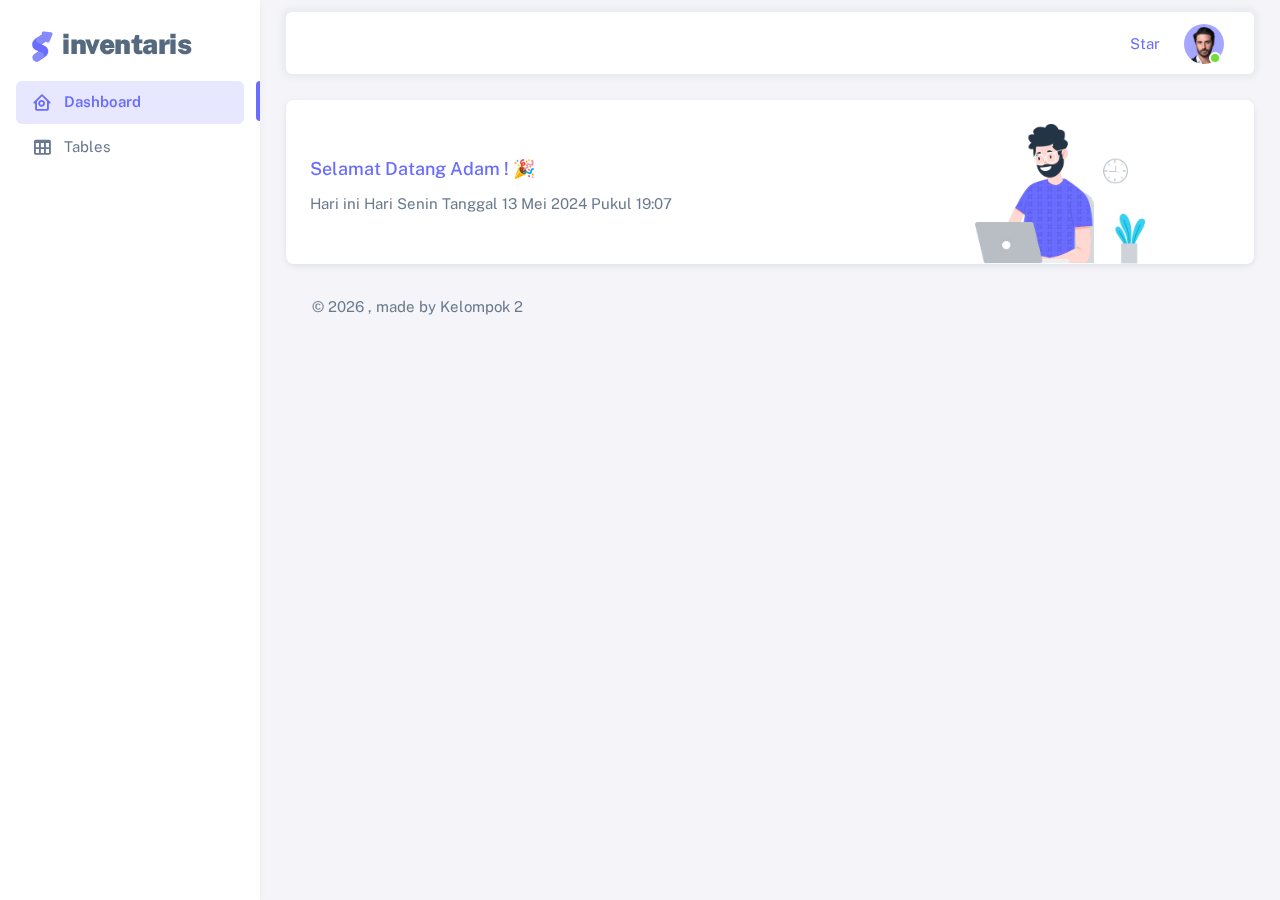
<file: html/index.html>
<!DOCTYPE html>

<!-- beautify ignore:start -->
<html
  lang="en"
  class="light-style layout-menu-fixed"
  dir="ltr"
  data-theme="theme-default"
  data-assets-path="../assets/"
  data-template="vertical-menu-template-free"
>
  <head>
    <meta charset="utf-8" />
    <meta
      name="viewport"
      content="width=device-width, initial-scale=1.0, user-scalable=no, minimum-scale=1.0, maximum-scale=1.0"
    />

    <title>Inventaris</title>

    <meta name="description" content="" />

    <!-- Favicon -->
    <link rel="icon" type="image/x-icon" href="../assets/img/favicon/favicon.ico" />

    <!-- Fonts -->
    <link rel="preconnect" href="https://fonts.googleapis.com" />
    <link rel="preconnect" href="https://fonts.gstatic.com" crossorigin />
    <link
      href="https://fonts.googleapis.com/css2?family=Public+Sans:ital,wght@0,300;0,400;0,500;0,600;0,700;1,300;1,400;1,500;1,600;1,700&display=swap"
      rel="stylesheet"
    />

    <!-- Icons. Uncomment required icon fonts -->
    <link rel="stylesheet" href="../assets/vendor/fonts/boxicons.css" />

    <!-- Core CSS -->
    <link rel="stylesheet" href="../assets/vendor/css/core.css" class="template-customizer-core-css" />
    <link rel="stylesheet" href="../assets/vendor/css/theme-default.css" class="template-customizer-theme-css" />
    <link rel="stylesheet" href="../assets/css/demo.css" />

    <!-- Vendors CSS -->
    <link rel="stylesheet" href="../assets/vendor/libs/perfect-scrollbar/perfect-scrollbar.css" />

    <link rel="stylesheet" href="../assets/vendor/libs/apex-charts/apex-charts.css" />

    <!-- Page CSS -->

    <!-- Helpers -->
    <script src="../assets/vendor/js/helpers.js"></script>

    <!--! Template customizer & Theme config files MUST be included after core stylesheets and helpers.js in the <head> section -->
    <!--? Config:  Mandatory theme config file contain global vars & default theme options, Set your preferred theme option in this file.  -->
    <script src="../assets/js/config.js"></script>
  </head>

  <body>
    <!-- Layout wrapper -->
    <div class="layout-wrapper layout-content-navbar">
      <div class="layout-container">
        <!-- Menu -->

        <aside id="layout-menu" class="layout-menu menu-vertical menu bg-menu-theme">
          <div class="app-brand demo">
            <a href="index.html" class="app-brand-link">
              <span class="app-brand-logo demo">
                <svg
                  width="25"
                  viewBox="0 0 25 42"
                  version="1.1"
                  xmlns="http://www.w3.org/2000/svg"
                  xmlns:xlink="http://www.w3.org/1999/xlink"
                >
                  <defs>
                    <path
                      d="M13.7918663,0.358365126 L3.39788168,7.44174259 C0.566865006,9.69408886 -0.379795268,12.4788597 0.557900856,15.7960551 C0.68998853,16.2305145 1.09562888,17.7872135 3.12357076,19.2293357 C3.8146334,19.7207684 5.32369333,20.3834223 7.65075054,21.2172976 L7.59773219,21.2525164 L2.63468769,24.5493413 C0.445452254,26.3002124 0.0884951797,28.5083815 1.56381646,31.1738486 C2.83770406,32.8170431 5.20850219,33.2640127 7.09180128,32.5391577 C8.347334,32.0559211 11.4559176,30.0011079 16.4175519,26.3747182 C18.0338572,24.4997857 18.6973423,22.4544883 18.4080071,20.2388261 C17.963753,17.5346866 16.1776345,15.5799961 13.0496516,14.3747546 L10.9194936,13.4715819 L18.6192054,7.984237 L13.7918663,0.358365126 Z"
                      id="path-1"
                    ></path>
                    <path
                      d="M5.47320593,6.00457225 C4.05321814,8.216144 4.36334763,10.0722806 6.40359441,11.5729822 C8.61520715,12.571656 10.0999176,13.2171421 10.8577257,13.5094407 L15.5088241,14.433041 L18.6192054,7.984237 C15.5364148,3.11535317 13.9273018,0.573395879 13.7918663,0.358365126 C13.5790555,0.511491653 10.8061687,2.3935607 5.47320593,6.00457225 Z"
                      id="path-3"
                    ></path>
                    <path
                      d="M7.50063644,21.2294429 L12.3234468,23.3159332 C14.1688022,24.7579751 14.397098,26.4880487 13.008334,28.506154 C11.6195701,30.5242593 10.3099883,31.790241 9.07958868,32.3040991 C5.78142938,33.4346997 4.13234973,34 4.13234973,34 C4.13234973,34 2.75489982,33.0538207 2.37032616e-14,31.1614621 C-0.55822714,27.8186216 -0.55822714,26.0572515 -4.05231404e-15,25.8773518 C0.83734071,25.6075023 2.77988457,22.8248993 3.3049379,22.52991 C3.65497346,22.3332504 5.05353963,21.8997614 7.50063644,21.2294429 Z"
                      id="path-4"
                    ></path>
                    <path
                      d="M20.6,7.13333333 L25.6,13.8 C26.2627417,14.6836556 26.0836556,15.9372583 25.2,16.6 C24.8538077,16.8596443 24.4327404,17 24,17 L14,17 C12.8954305,17 12,16.1045695 12,15 C12,14.5672596 12.1403557,14.1461923 12.4,13.8 L17.4,7.13333333 C18.0627417,6.24967773 19.3163444,6.07059163 20.2,6.73333333 C20.3516113,6.84704183 20.4862915,6.981722 20.6,7.13333333 Z"
                      id="path-5"
                    ></path>
                  </defs>
                  <g id="g-app-brand" stroke="none" stroke-width="1" fill="none" fill-rule="evenodd">
                    <g id="Brand-Logo" transform="translate(-27.000000, -15.000000)">
                      <g id="Icon" transform="translate(27.000000, 15.000000)">
                        <g id="Mask" transform="translate(0.000000, 8.000000)">
                          <mask id="mask-2" fill="white">
                            <use xlink:href="#path-1"></use>
                          </mask>
                          <use fill="#696cff" xlink:href="#path-1"></use>
                          <g id="Path-3" mask="url(#mask-2)">
                            <use fill="#696cff" xlink:href="#path-3"></use>
                            <use fill-opacity="0.2" fill="#FFFFFF" xlink:href="#path-3"></use>
                          </g>
                          <g id="Path-4" mask="url(#mask-2)">
                            <use fill="#696cff" xlink:href="#path-4"></use>
                            <use fill-opacity="0.2" fill="#FFFFFF" xlink:href="#path-4"></use>
                          </g>
                        </g>
                        <g
                          id="Triangle"
                          transform="translate(19.000000, 11.000000) rotate(-300.000000) translate(-19.000000, -11.000000) "
                        >
                          <use fill="#696cff" xlink:href="#path-5"></use>
                          <use fill-opacity="0.2" fill="#FFFFFF" xlink:href="#path-5"></use>
                        </g>
                      </g>
                    </g>
                  </g>
                </svg>
              </span>
              <span class="app-brand-text demo menu-text fw-bolder ms-2">Inventaris</span>
            </a>

            <a href="javascript:void(0);" class="layout-menu-toggle menu-link text-large ms-auto d-block d-xl-none">
              <i class="bx bx-chevron-left bx-sm align-middle"></i>
            </a>
          </div>

          <div class="menu-inner-shadow"></div>

          <ul class="menu-inner py-1">
            <!-- Dashboard -->
            <li class="menu-item active">
              <a href="index.html" class="menu-link">
                <i class="menu-icon tf-icons bx bx-home-circle"></i>
                <div data-i18n="Analytics">Dashboard</div>
              </a>
            </li>

            <!-- Tables -->
            <li class="menu-item">
              <a href="tables-basic.html" class="menu-link">
                <i class="menu-icon tf-icons bx bx-table"></i>
                <div data-i18n="Tables">Tables</div>
              </a>
            </li>         
          </ul>
        </aside>

        <!-- Layout container -->
        <div class="layout-page">
          <!-- Navbar -->

          <nav
            class="layout-navbar container-xxl navbar navbar-expand-xl navbar-detached align-items-center bg-navbar-theme"
            id="layout-navbar"
          >
            <div class="layout-menu-toggle navbar-nav align-items-xl-center me-3 me-xl-0 d-xl-none">
              <a class="nav-item nav-link px-0 me-xl-4" href="javascript:void(0)">
                <i class="bx bx-menu bx-sm"></i>
              </a>
            </div>

            <div class="navbar-nav-right d-flex align-items-center" id="navbar-collapse">
              

              <ul class="navbar-nav flex-row align-items-center ms-auto">
                <!-- Place this tag where you want the button to render. -->
                <li class="nav-item lh-1 me-3">
                  <a
                    class="github-button"
                    href="https://github.com/themeselection/sneat-html-admin-template-free"
                    data-icon="octicon-star"
                    data-size="large"
                    data-show-count="true"
                    aria-label="Star themeselection/sneat-html-admin-template-free on GitHub"
                  > Star</a>
                </li>

                <!-- User -->
                <li class="nav-item navbar-dropdown dropdown-user dropdown">
                  <a class="nav-link dropdown-toggle hide-arrow" href="javascript:void(0);" data-bs-toggle="dropdown">
                    <div class="avatar avatar-online">
                      <img src="../assets/img/avatars/1.png" alt class="w-px-40 h-auto rounded-circle" />
                    </div>
                  </a>
                  <ul class="dropdown-menu dropdown-menu-end">
                    <li>
                      <a class="dropdown-item" href="#">
                        <div class="d-flex">
                          <div class="flex-shrink-0 me-3">
                            <div class="avatar avatar-online">
                              <img src="../assets/img/avatars/1.png" alt class="w-px-40 h-auto rounded-circle" />
                            </div>
                          </div>
                          <div class="flex-grow-1">
                            <span class="fw-semibold d-block">John Doe</span>
                            <small class="text-muted">Admin</small>
                          </div>
                        </div>
                      </a>
                    </li>
                    <li>
                      <div class="dropdown-divider"></div>
                    </li>
                    <li>
                      <a class="dropdown-item" href="#">
                        <i class="bx bx-user me-2"></i>
                        <span class="align-middle">My Profile</span>
                      </a>
                    </li>
                    <li>
                      <a class="dropdown-item" href="#">
                        <i class="bx bx-cog me-2"></i>
                        <span class="align-middle">Settings</span>
                      </a>
                    </li>
                    <li>
                      <a class="dropdown-item" href="#">
                        <span class="d-flex align-items-center align-middle">
                          <i class="flex-shrink-0 bx bx-credit-card me-2"></i>
                          <span class="flex-grow-1 align-middle">Billing</span>
                          <span class="flex-shrink-0 badge badge-center rounded-pill bg-danger w-px-20 h-px-20">4</span>
                        </span>
                      </a>
                    </li>
                    <li>
                      <div class="dropdown-divider"></div>
                    </li>
                    <li>
                      <a class="dropdown-item" href="auth-login-basic.html">
                        <i class="bx bx-power-off me-2"></i>
                        <span class="align-middle">Log Out</span>
                      </a>
                    </li>
                  </ul>
                </li>
                <!--/ User -->
              </ul>
            </div>
          </nav>

          <!-- / Navbar -->

          <!-- Content wrapper -->
          <div class="content-wrapper">
            <!-- Content -->

            <div class="container-xxl flex-grow-1 container-p-y">
              <div class="row">
                <div class="col-lg-100 mb-4 order-0">
                  <div class="card">
                    <div class="d-flex align-items-end row">
                      <div class="col-sm-7">
                        <div class="card-body">
                          <h5 class="card-title text-primary">Selamat Datang Adam ! 🎉</h5>
                          <p class="mb-4">
                            Hari ini Hari Senin Tanggal 13 Mei 2024 Pukul 19:07
                          </p>

                        </div>
                      </div>
                      <div class="col-sm-5 text-center text-sm-left">
                        <div class="card-body pb-0 px-0 px-md-4">
                          <img
                            src="../assets/img/illustrations/man-with-laptop-light.png"
                            height="140"
                            alt="View Badge User"
                            data-app-dark-img="illustrations/man-with-laptop-dark.png"
                            data-app-light-img="illustrations/man-with-laptop-light.png"
                          />
                        </div>
                      </div>
                    </div>
                  </div>
                </div>
            <!-- / Content -->

            <!-- Footer -->
            <footer class="content-footer footer bg-footer-theme">
              <div class="container-xxl d-flex flex-wrap justify-content-between py-2 flex-md-row flex-column">
                <div class="mb-2 mb-md-0">
                  ©
                  <script>
                    document.write(new Date().getFullYear());
                  </script>
                  , made by Kelompok 2
                </div>
              </div>
            </footer>
            <!-- / Footer -->

            <div class="content-backdrop fade"></div>
          </div>
          <!-- Content wrapper -->
        </div>
        <!-- / Layout page -->
      </div>

      <!-- Overlay -->
      <div class="layout-overlay layout-menu-toggle"></div>
    </div>
   
    <!-- Core JS -->
    <!-- build:js assets/vendor/js/core.js -->
    <script src="../assets/vendor/libs/jquery/jquery.js"></script>
    <script src="../assets/vendor/libs/popper/popper.js"></script>
    <script src="../assets/vendor/js/bootstrap.js"></script>
    <script src="../assets/vendor/libs/perfect-scrollbar/perfect-scrollbar.js"></script>

    <script src="../assets/vendor/js/menu.js"></script>
    <!-- endbuild -->

    <!-- Vendors JS -->
    <script src="../assets/vendor/libs/apex-charts/apexcharts.js"></script>

    <!-- Main JS -->
    <script src="../assets/js/main.js"></script>

    <!-- Page JS -->
    <script src="../assets/js/dashboards-analytics.js"></script>

    <!-- Place this tag in your head or just before your close body tag. -->
    <script async defer src="https://buttons.github.io/buttons.js"></script>
  </body>
</html>
</file>
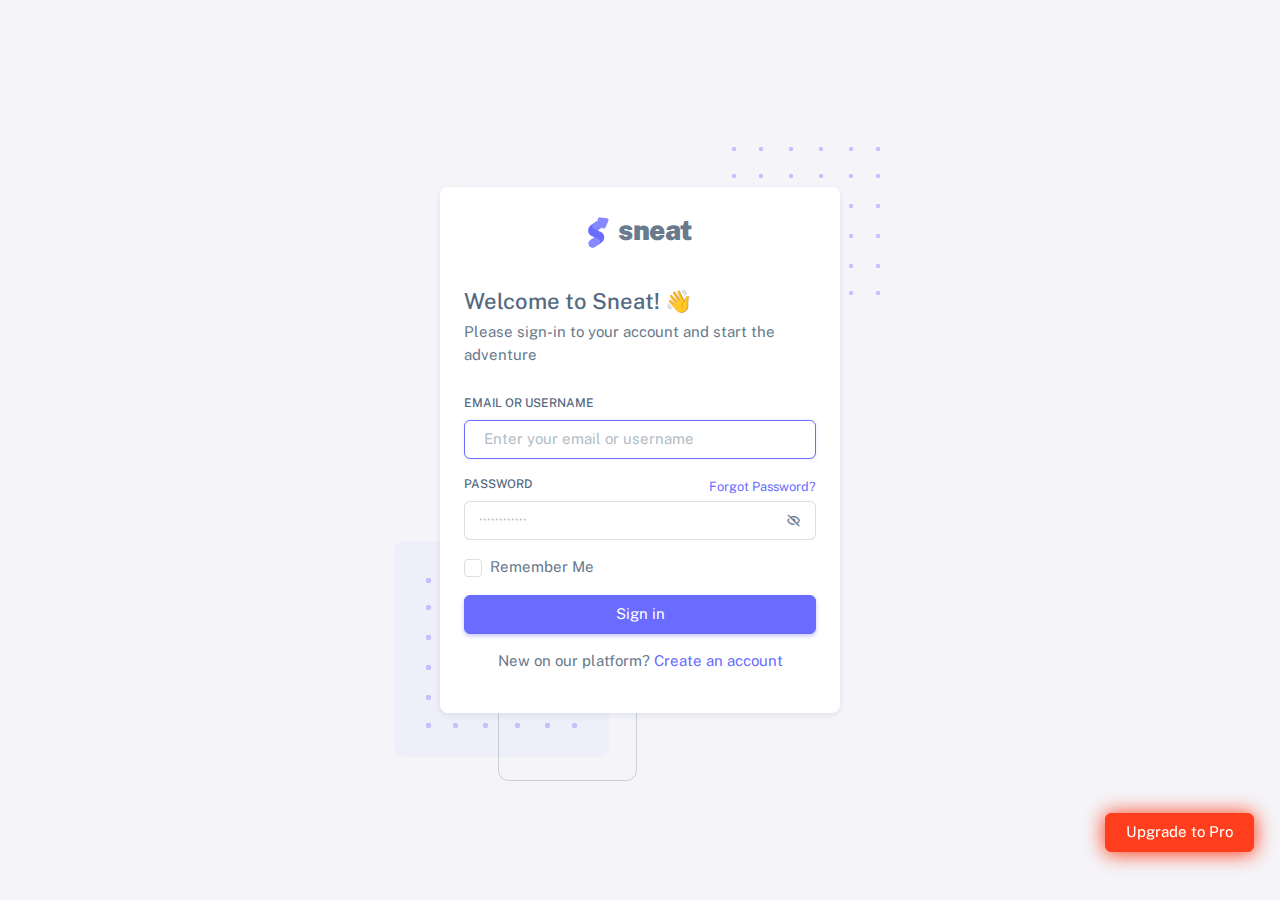
<file: html/auth-login-basic.html>
<!DOCTYPE html>

<!-- =========================================================
* Sneat - Bootstrap 5 HTML Admin Template - Pro | v1.0.0
==============================================================

* Product Page: https://themeselection.com/products/sneat-bootstrap-html-admin-template/
* Created by: ThemeSelection
* License: You must have a valid license purchased in order to legally use the theme for your project.
* Copyright ThemeSelection (https://themeselection.com)

=========================================================
 -->
<!-- beautify ignore:start -->
<html
  lang="en"
  class="light-style customizer-hide"
  dir="ltr"
  data-theme="theme-default"
  data-assets-path="../assets/"
  data-template="vertical-menu-template-free"
>
  <head>
    <meta charset="utf-8" />
    <meta
      name="viewport"
      content="width=device-width, initial-scale=1.0, user-scalable=no, minimum-scale=1.0, maximum-scale=1.0"
    />

    <title>Login Basic - Pages | Sneat - Bootstrap 5 HTML Admin Template - Pro</title>

    <meta name="description" content="" />

    <!-- Favicon -->
    <link rel="icon" type="image/x-icon" href="../assets/img/favicon/favicon.ico" />

    <!-- Fonts -->
    <link rel="preconnect" href="https://fonts.googleapis.com" />
    <link rel="preconnect" href="https://fonts.gstatic.com" crossorigin />
    <link
      href="https://fonts.googleapis.com/css2?family=Public+Sans:ital,wght@0,300;0,400;0,500;0,600;0,700;1,300;1,400;1,500;1,600;1,700&display=swap"
      rel="stylesheet"
    />

    <!-- Icons. Uncomment required icon fonts -->
    <link rel="stylesheet" href="../assets/vendor/fonts/boxicons.css" />

    <!-- Core CSS -->
    <link rel="stylesheet" href="../assets/vendor/css/core.css" class="template-customizer-core-css" />
    <link rel="stylesheet" href="../assets/vendor/css/theme-default.css" class="template-customizer-theme-css" />
    <link rel="stylesheet" href="../assets/css/demo.css" />

    <!-- Vendors CSS -->
    <link rel="stylesheet" href="../assets/vendor/libs/perfect-scrollbar/perfect-scrollbar.css" />

    <!-- Page CSS -->
    <!-- Page -->
    <link rel="stylesheet" href="../assets/vendor/css/pages/page-auth.css" />
    <!-- Helpers -->
    <script src="../assets/vendor/js/helpers.js"></script>

    <!--! Template customizer & Theme config files MUST be included after core stylesheets and helpers.js in the <head> section -->
    <!--? Config:  Mandatory theme config file contain global vars & default theme options, Set your preferred theme option in this file.  -->
    <script src="../assets/js/config.js"></script>
  </head>

  <body>
    <!-- Content -->

    <div class="container-xxl">
      <div class="authentication-wrapper authentication-basic container-p-y">
        <div class="authentication-inner">
          <!-- Register -->
          <div class="card">
            <div class="card-body">
              <!-- Logo -->
              <div class="app-brand justify-content-center">
                <a href="index.html" class="app-brand-link gap-2">
                  <span class="app-brand-logo demo">
                    <svg
                      width="25"
                      viewBox="0 0 25 42"
                      version="1.1"
                      xmlns="http://www.w3.org/2000/svg"
                      xmlns:xlink="http://www.w3.org/1999/xlink"
                    >
                      <defs>
                        <path
                          d="M13.7918663,0.358365126 L3.39788168,7.44174259 C0.566865006,9.69408886 -0.379795268,12.4788597 0.557900856,15.7960551 C0.68998853,16.2305145 1.09562888,17.7872135 3.12357076,19.2293357 C3.8146334,19.7207684 5.32369333,20.3834223 7.65075054,21.2172976 L7.59773219,21.2525164 L2.63468769,24.5493413 C0.445452254,26.3002124 0.0884951797,28.5083815 1.56381646,31.1738486 C2.83770406,32.8170431 5.20850219,33.2640127 7.09180128,32.5391577 C8.347334,32.0559211 11.4559176,30.0011079 16.4175519,26.3747182 C18.0338572,24.4997857 18.6973423,22.4544883 18.4080071,20.2388261 C17.963753,17.5346866 16.1776345,15.5799961 13.0496516,14.3747546 L10.9194936,13.4715819 L18.6192054,7.984237 L13.7918663,0.358365126 Z"
                          id="path-1"
                        ></path>
                        <path
                          d="M5.47320593,6.00457225 C4.05321814,8.216144 4.36334763,10.0722806 6.40359441,11.5729822 C8.61520715,12.571656 10.0999176,13.2171421 10.8577257,13.5094407 L15.5088241,14.433041 L18.6192054,7.984237 C15.5364148,3.11535317 13.9273018,0.573395879 13.7918663,0.358365126 C13.5790555,0.511491653 10.8061687,2.3935607 5.47320593,6.00457225 Z"
                          id="path-3"
                        ></path>
                        <path
                          d="M7.50063644,21.2294429 L12.3234468,23.3159332 C14.1688022,24.7579751 14.397098,26.4880487 13.008334,28.506154 C11.6195701,30.5242593 10.3099883,31.790241 9.07958868,32.3040991 C5.78142938,33.4346997 4.13234973,34 4.13234973,34 C4.13234973,34 2.75489982,33.0538207 2.37032616e-14,31.1614621 C-0.55822714,27.8186216 -0.55822714,26.0572515 -4.05231404e-15,25.8773518 C0.83734071,25.6075023 2.77988457,22.8248993 3.3049379,22.52991 C3.65497346,22.3332504 5.05353963,21.8997614 7.50063644,21.2294429 Z"
                          id="path-4"
                        ></path>
                        <path
                          d="M20.6,7.13333333 L25.6,13.8 C26.2627417,14.6836556 26.0836556,15.9372583 25.2,16.6 C24.8538077,16.8596443 24.4327404,17 24,17 L14,17 C12.8954305,17 12,16.1045695 12,15 C12,14.5672596 12.1403557,14.1461923 12.4,13.8 L17.4,7.13333333 C18.0627417,6.24967773 19.3163444,6.07059163 20.2,6.73333333 C20.3516113,6.84704183 20.4862915,6.981722 20.6,7.13333333 Z"
                          id="path-5"
                        ></path>
                      </defs>
                      <g id="g-app-brand" stroke="none" stroke-width="1" fill="none" fill-rule="evenodd">
                        <g id="Brand-Logo" transform="translate(-27.000000, -15.000000)">
                          <g id="Icon" transform="translate(27.000000, 15.000000)">
                            <g id="Mask" transform="translate(0.000000, 8.000000)">
                              <mask id="mask-2" fill="white">
                                <use xlink:href="#path-1"></use>
                              </mask>
                              <use fill="#696cff" xlink:href="#path-1"></use>
                              <g id="Path-3" mask="url(#mask-2)">
                                <use fill="#696cff" xlink:href="#path-3"></use>
                                <use fill-opacity="0.2" fill="#FFFFFF" xlink:href="#path-3"></use>
                              </g>
                              <g id="Path-4" mask="url(#mask-2)">
                                <use fill="#696cff" xlink:href="#path-4"></use>
                                <use fill-opacity="0.2" fill="#FFFFFF" xlink:href="#path-4"></use>
                              </g>
                            </g>
                            <g
                              id="Triangle"
                              transform="translate(19.000000, 11.000000) rotate(-300.000000) translate(-19.000000, -11.000000) "
                            >
                              <use fill="#696cff" xlink:href="#path-5"></use>
                              <use fill-opacity="0.2" fill="#FFFFFF" xlink:href="#path-5"></use>
                            </g>
                          </g>
                        </g>
                      </g>
                    </svg>
                  </span>
                  <span class="app-brand-text demo text-body fw-bolder">Sneat</span>
                </a>
              </div>
              <!-- /Logo -->
              <h4 class="mb-2">Welcome to Sneat! 👋</h4>
              <p class="mb-4">Please sign-in to your account and start the adventure</p>

              <form id="formAuthentication" class="mb-3" action="index.html" method="POST">
                <div class="mb-3">
                  <label for="email" class="form-label">Email or Username</label>
                  <input
                    type="text"
                    class="form-control"
                    id="email"
                    name="email-username"
                    placeholder="Enter your email or username"
                    autofocus
                  />
                </div>
                <div class="mb-3 form-password-toggle">
                  <div class="d-flex justify-content-between">
                    <label class="form-label" for="password">Password</label>
                    <a href="auth-forgot-password-basic.html">
                      <small>Forgot Password?</small>
                    </a>
                  </div>
                  <div class="input-group input-group-merge">
                    <input
                      type="password"
                      id="password"
                      class="form-control"
                      name="password"
                      placeholder="&#xb7;&#xb7;&#xb7;&#xb7;&#xb7;&#xb7;&#xb7;&#xb7;&#xb7;&#xb7;&#xb7;&#xb7;"
                      aria-describedby="password"
                    />
                    <span class="input-group-text cursor-pointer"><i class="bx bx-hide"></i></span>
                  </div>
                </div>
                <div class="mb-3">
                  <div class="form-check">
                    <input class="form-check-input" type="checkbox" id="remember-me" />
                    <label class="form-check-label" for="remember-me"> Remember Me </label>
                  </div>
                </div>
                <div class="mb-3">
                  <button class="btn btn-primary d-grid w-100" type="submit">Sign in</button>
                </div>
              </form>

              <p class="text-center">
                <span>New on our platform?</span>
                <a href="auth-register-basic.html">
                  <span>Create an account</span>
                </a>
              </p>
            </div>
          </div>
          <!-- /Register -->
        </div>
      </div>
    </div>

    <!-- / Content -->

    <div class="buy-now">
      <a
        href="https://themeselection.com/products/sneat-bootstrap-html-admin-template/"
        target="_blank"
        class="btn btn-danger btn-buy-now"
        >Upgrade to Pro</a
      >
    </div>

    <!-- Core JS -->
    <!-- build:js assets/vendor/js/core.js -->
    <script src="../assets/vendor/libs/jquery/jquery.js"></script>
    <script src="../assets/vendor/libs/popper/popper.js"></script>
    <script src="../assets/vendor/js/bootstrap.js"></script>
    <script src="../assets/vendor/libs/perfect-scrollbar/perfect-scrollbar.js"></script>

    <script src="../assets/vendor/js/menu.js"></script>
    <!-- endbuild -->

    <!-- Vendors JS -->

    <!-- Main JS -->
    <script src="../assets/js/main.js"></script>

    <!-- Page JS -->

    <!-- Place this tag in your head or just before your close body tag. -->
    <script async defer src="https://buttons.github.io/buttons.js"></script>
  </body>
</html>
</file>
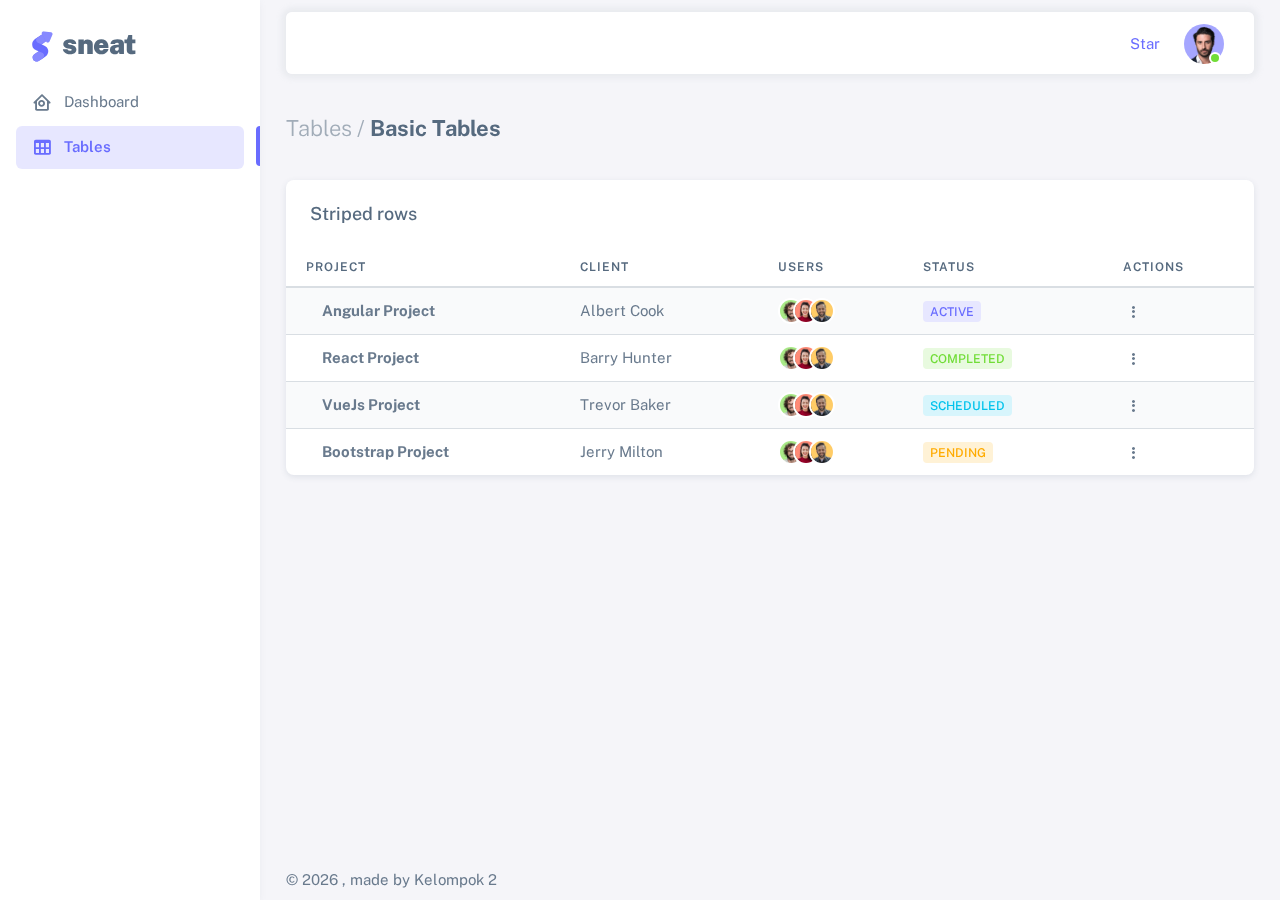
<file: html/tables-basic.html>
<!DOCTYPE html>
<html
  lang="en"
  class="light-style layout-menu-fixed"
  dir="ltr"
  data-theme="theme-default"
  data-assets-path="../assets/"
  data-template="vertical-menu-template-free"
>
  <head>
    <meta charset="utf-8" />
    <meta
      name="viewport"
      content="width=device-width, initial-scale=1.0, user-scalable=no, minimum-scale=1.0, maximum-scale=1.0"
    />

    <title>Master Barang | Iventaris</title>

    <meta name="description" content="" />

    <!-- Favicon -->
    <link rel="icon" type="image/x-icon" href="../assets/img/favicon/favicon.ico" />

    <!-- Fonts -->
    <link rel="preconnect" href="https://fonts.googleapis.com" />
    <link rel="preconnect" href="https://fonts.gstatic.com" crossorigin />
    <link
      href="https://fonts.googleapis.com/css2?family=Public+Sans:ital,wght@0,300;0,400;0,500;0,600;0,700;1,300;1,400;1,500;1,600;1,700&display=swap"
      rel="stylesheet"
    />

    <!-- Icons. Uncomment required icon fonts -->
    <link rel="stylesheet" href="../assets/vendor/fonts/boxicons.css" />

    <!-- Core CSS -->
    <link rel="stylesheet" href="../assets/vendor/css/core.css" class="template-customizer-core-css" />
    <link rel="stylesheet" href="../assets/vendor/css/theme-default.css" class="template-customizer-theme-css" />
    <link rel="stylesheet" href="../assets/css/demo.css" />

    <!-- Vendors CSS -->
    <link rel="stylesheet" href="../assets/vendor/libs/perfect-scrollbar/perfect-scrollbar.css" />

    <!-- Page CSS -->

    <!-- Helpers -->
    <script src="../assets/vendor/js/helpers.js"></script>

    <!--! Template customizer & Theme config files MUST be included after core stylesheets and helpers.js in the <head> section -->
    <!--? Config:  Mandatory theme config file contain global vars & default theme options, Set your preferred theme option in this file.  -->
    <script src="../assets/js/config.js"></script>
  </head>

  <body>
    <!-- Layout wrapper -->
    <div class="layout-wrapper layout-content-navbar">
      <div class="layout-container">
        <!-- Menu -->

        <aside id="layout-menu" class="layout-menu menu-vertical menu bg-menu-theme">
          <div class="app-brand demo">
            <a href="index.html" class="app-brand-link">
              <span class="app-brand-logo demo">
                <svg
                  width="25"
                  viewBox="0 0 25 42"
                  version="1.1"
                  xmlns="http://www.w3.org/2000/svg"
                  xmlns:xlink="http://www.w3.org/1999/xlink"
                >
                  <defs>
                    <path
                      d="M13.7918663,0.358365126 L3.39788168,7.44174259 C0.566865006,9.69408886 -0.379795268,12.4788597 0.557900856,15.7960551 C0.68998853,16.2305145 1.09562888,17.7872135 3.12357076,19.2293357 C3.8146334,19.7207684 5.32369333,20.3834223 7.65075054,21.2172976 L7.59773219,21.2525164 L2.63468769,24.5493413 C0.445452254,26.3002124 0.0884951797,28.5083815 1.56381646,31.1738486 C2.83770406,32.8170431 5.20850219,33.2640127 7.09180128,32.5391577 C8.347334,32.0559211 11.4559176,30.0011079 16.4175519,26.3747182 C18.0338572,24.4997857 18.6973423,22.4544883 18.4080071,20.2388261 C17.963753,17.5346866 16.1776345,15.5799961 13.0496516,14.3747546 L10.9194936,13.4715819 L18.6192054,7.984237 L13.7918663,0.358365126 Z"
                      id="path-1"
                    ></path>
                    <path
                      d="M5.47320593,6.00457225 C4.05321814,8.216144 4.36334763,10.0722806 6.40359441,11.5729822 C8.61520715,12.571656 10.0999176,13.2171421 10.8577257,13.5094407 L15.5088241,14.433041 L18.6192054,7.984237 C15.5364148,3.11535317 13.9273018,0.573395879 13.7918663,0.358365126 C13.5790555,0.511491653 10.8061687,2.3935607 5.47320593,6.00457225 Z"
                      id="path-3"
                    ></path>
                    <path
                      d="M7.50063644,21.2294429 L12.3234468,23.3159332 C14.1688022,24.7579751 14.397098,26.4880487 13.008334,28.506154 C11.6195701,30.5242593 10.3099883,31.790241 9.07958868,32.3040991 C5.78142938,33.4346997 4.13234973,34 4.13234973,34 C4.13234973,34 2.75489982,33.0538207 2.37032616e-14,31.1614621 C-0.55822714,27.8186216 -0.55822714,26.0572515 -4.05231404e-15,25.8773518 C0.83734071,25.6075023 2.77988457,22.8248993 3.3049379,22.52991 C3.65497346,22.3332504 5.05353963,21.8997614 7.50063644,21.2294429 Z"
                      id="path-4"
                    ></path>
                    <path
                      d="M20.6,7.13333333 L25.6,13.8 C26.2627417,14.6836556 26.0836556,15.9372583 25.2,16.6 C24.8538077,16.8596443 24.4327404,17 24,17 L14,17 C12.8954305,17 12,16.1045695 12,15 C12,14.5672596 12.1403557,14.1461923 12.4,13.8 L17.4,7.13333333 C18.0627417,6.24967773 19.3163444,6.07059163 20.2,6.73333333 C20.3516113,6.84704183 20.4862915,6.981722 20.6,7.13333333 Z"
                      id="path-5"
                    ></path>
                  </defs>
                  <g id="g-app-brand" stroke="none" stroke-width="1" fill="none" fill-rule="evenodd">
                    <g id="Brand-Logo" transform="translate(-27.000000, -15.000000)">
                      <g id="Icon" transform="translate(27.000000, 15.000000)">
                        <g id="Mask" transform="translate(0.000000, 8.000000)">
                          <mask id="mask-2" fill="white">
                            <use xlink:href="#path-1"></use>
                          </mask>
                          <use fill="#696cff" xlink:href="#path-1"></use>
                          <g id="Path-3" mask="url(#mask-2)">
                            <use fill="#696cff" xlink:href="#path-3"></use>
                            <use fill-opacity="0.2" fill="#FFFFFF" xlink:href="#path-3"></use>
                          </g>
                          <g id="Path-4" mask="url(#mask-2)">
                            <use fill="#696cff" xlink:href="#path-4"></use>
                            <use fill-opacity="0.2" fill="#FFFFFF" xlink:href="#path-4"></use>
                          </g>
                        </g>
                        <g
                          id="Triangle"
                          transform="translate(19.000000, 11.000000) rotate(-300.000000) translate(-19.000000, -11.000000) "
                        >
                          <use fill="#696cff" xlink:href="#path-5"></use>
                          <use fill-opacity="0.2" fill="#FFFFFF" xlink:href="#path-5"></use>
                        </g>
                      </g>
                    </g>
                  </g>
                </svg>
              </span>
              <span class="app-brand-text demo menu-text fw-bolder ms-2">Sneat</span>
            </a>

            <a href="javascript:void(0);" class="layout-menu-toggle menu-link text-large ms-auto d-block d-xl-none">
              <i class="bx bx-chevron-left bx-sm align-middle"></i>
            </a>
          </div>

          <div class="menu-inner-shadow"></div>

          <ul class="menu-inner py-1">
            <!-- Dashboard -->
            <li class="menu-item">
              <a href="index.html" class="menu-link">
                <i class="menu-icon tf-icons bx bx-home-circle"></i>
                <div data-i18n="Analytics">Dashboard</div>
              </a>
            </li>
            <!-- Tables -->
            <li class="menu-item active">
              <a href="tables-basic.html" class="menu-link">
                <i class="menu-icon tf-icons bx bx-table"></i>
                <div data-i18n="Tables">Tables</div>
              </a>
            </li>
          </ul>
        </aside>
        <!-- / Menu -->

        <!-- Layout container -->
        <div class="layout-page">
          <!-- Navbar -->

          <nav
            class="layout-navbar container-xxl navbar navbar-expand-xl navbar-detached align-items-center bg-navbar-theme"
            id="layout-navbar"
          >
            <div class="layout-menu-toggle navbar-nav align-items-xl-center me-3 me-xl-0 d-xl-none">
              <a class="nav-item nav-link px-0 me-xl-4" href="javascript:void(0)">
                <i class="bx bx-menu bx-sm"></i>
              </a>
            </div>

            <div class="navbar-nav-right d-flex align-items-center" id="navbar-collapse">
              

              <ul class="navbar-nav flex-row align-items-center ms-auto">
                <!-- Place this tag where you want the button to render. -->
                <li class="nav-item lh-1 me-3">
                  <a
                    class="github-button"
                    href="https://github.com/themeselection/sneat-html-admin-template-free"
                    data-icon="octicon-star"
                    data-size="large"
                    data-show-count="true"
                    aria-label="Star themeselection/sneat-html-admin-template-free on GitHub"
                  > Star</a>
                </li>

                <!-- User -->
                <li class="nav-item navbar-dropdown dropdown-user dropdown">
                  <a class="nav-link dropdown-toggle hide-arrow" href="javascript:void(0);" data-bs-toggle="dropdown">
                    <div class="avatar avatar-online">
                      <img src="../assets/img/avatars/1.png" alt class="w-px-40 h-auto rounded-circle" />
                    </div>
                  </a>
                  <ul class="dropdown-menu dropdown-menu-end">
                    <li>
                      <a class="dropdown-item" href="#">
                        <div class="d-flex">
                          <div class="flex-shrink-0 me-3">
                            <div class="avatar avatar-online">
                              <img src="../assets/img/avatars/1.png" alt class="w-px-40 h-auto rounded-circle" />
                            </div>
                          </div>
                          <div class="flex-grow-1">
                            <span class="fw-semibold d-block">John Doe</span>
                            <small class="text-muted">Admin</small>
                          </div>
                        </div>
                      </a>
                    </li>
                    <li>
                      <div class="dropdown-divider"></div>
                    </li>
                    <li>
                      <a class="dropdown-item" href="#">
                        <i class="bx bx-user me-2"></i>
                        <span class="align-middle">My Profile</span>
                      </a>
                    </li>
                    <li>
                      <a class="dropdown-item" href="#">
                        <i class="bx bx-cog me-2"></i>
                        <span class="align-middle">Settings</span>
                      </a>
                    </li>
                    <li>
                      <a class="dropdown-item" href="#">
                        <span class="d-flex align-items-center align-middle">
                          <i class="flex-shrink-0 bx bx-credit-card me-2"></i>
                          <span class="flex-grow-1 align-middle">Billing</span>
                          <span class="flex-shrink-0 badge badge-center rounded-pill bg-danger w-px-20 h-px-20">4</span>
                        </span>
                      </a>
                    </li>
                    <li>
                      <div class="dropdown-divider"></div>
                    </li>
                    <li>
                      <a class="dropdown-item" href="auth-login-basic.html">
                        <i class="bx bx-power-off me-2"></i>
                        <span class="align-middle">Log Out</span>
                      </a>
                    </li>
                  </ul>
                </li>
                <!--/ User -->
              </ul>
            </div>
          </nav>

          <!-- / Navbar -->

          <!-- Content wrapper -->
          <div class="content-wrapper">
            <!-- Content -->

            <div class="container-xxl flex-grow-1 container-p-y">
              <h4 class="fw-bold py-3 mb-4"><span class="text-muted fw-light">Tables /</span> Basic Tables</h4>

              <!-- Striped Rows -->
              <div class="card">
                <h5 class="card-header">Striped rows</h5>
                <div class="table-responsive text-nowrap">
                  <table class="table table-striped">
                    <thead>
                      <tr>
                        <th>Project</th>
                        <th>Client</th>
                        <th>Users</th>
                        <th>Status</th>
                        <th>Actions</th>
                      </tr>
                    </thead>
                    <tbody class="table-border-bottom-0">
                      <tr>
                        <td><i class="fab fa-angular fa-lg text-danger me-3"></i> <strong>Angular Project</strong></td>
                        <td>Albert Cook</td>
                        <td>
                          <ul class="list-unstyled users-list m-0 avatar-group d-flex align-items-center">
                            <li
                              data-bs-toggle="tooltip"
                              data-popup="tooltip-custom"
                              data-bs-placement="top"
                              class="avatar avatar-xs pull-up"
                              title="Lilian Fuller"
                            >
                              <img src="../assets/img/avatars/5.png" alt="Avatar" class="rounded-circle" />
                            </li>
                            <li
                              data-bs-toggle="tooltip"
                              data-popup="tooltip-custom"
                              data-bs-placement="top"
                              class="avatar avatar-xs pull-up"
                              title="Sophia Wilkerson"
                            >
                              <img src="../assets/img/avatars/6.png" alt="Avatar" class="rounded-circle" />
                            </li>
                            <li
                              data-bs-toggle="tooltip"
                              data-popup="tooltip-custom"
                              data-bs-placement="top"
                              class="avatar avatar-xs pull-up"
                              title="Christina Parker"
                            >
                              <img src="../assets/img/avatars/7.png" alt="Avatar" class="rounded-circle" />
                            </li>
                          </ul>
                        </td>
                        <td><span class="badge bg-label-primary me-1">Active</span></td>
                        <td>
                          <div class="dropdown">
                            <button type="button" class="btn p-0 dropdown-toggle hide-arrow" data-bs-toggle="dropdown">
                              <i class="bx bx-dots-vertical-rounded"></i>
                            </button>
                            <div class="dropdown-menu">
                              <a class="dropdown-item" href="javascript:void(0);"
                                ><i class="bx bx-edit-alt me-1"></i> Edit</a
                              >
                              <a class="dropdown-item" href="javascript:void(0);"
                                ><i class="bx bx-trash me-1"></i> Delete</a
                              >
                            </div>
                          </div>
                        </td>
                      </tr>
                      <tr>
                        <td><i class="fab fa-react fa-lg text-info me-3"></i> <strong>React Project</strong></td>
                        <td>Barry Hunter</td>
                        <td>
                          <ul class="list-unstyled users-list m-0 avatar-group d-flex align-items-center">
                            <li
                              data-bs-toggle="tooltip"
                              data-popup="tooltip-custom"
                              data-bs-placement="top"
                              class="avatar avatar-xs pull-up"
                              title="Lilian Fuller"
                            >
                              <img src="../assets/img/avatars/5.png" alt="Avatar" class="rounded-circle" />
                            </li>
                            <li
                              data-bs-toggle="tooltip"
                              data-popup="tooltip-custom"
                              data-bs-placement="top"
                              class="avatar avatar-xs pull-up"
                              title="Sophia Wilkerson"
                            >
                              <img src="../assets/img/avatars/6.png" alt="Avatar" class="rounded-circle" />
                            </li>
                            <li
                              data-bs-toggle="tooltip"
                              data-popup="tooltip-custom"
                              data-bs-placement="top"
                              class="avatar avatar-xs pull-up"
                              title="Christina Parker"
                            >
                              <img src="../assets/img/avatars/7.png" alt="Avatar" class="rounded-circle" />
                            </li>
                          </ul>
                        </td>
                        <td><span class="badge bg-label-success me-1">Completed</span></td>
                        <td>
                          <div class="dropdown">
                            <button type="button" class="btn p-0 dropdown-toggle hide-arrow" data-bs-toggle="dropdown">
                              <i class="bx bx-dots-vertical-rounded"></i>
                            </button>
                            <div class="dropdown-menu">
                              <a class="dropdown-item" href="javascript:void(0);"
                                ><i class="bx bx-edit-alt me-1"></i> Edit</a
                              >
                              <a class="dropdown-item" href="javascript:void(0);"
                                ><i class="bx bx-trash me-1"></i> Delete</a
                              >
                            </div>
                          </div>
                        </td>
                      </tr>
                      <tr>
                        <td><i class="fab fa-vuejs fa-lg text-success me-3"></i> <strong>VueJs Project</strong></td>
                        <td>Trevor Baker</td>
                        <td>
                          <ul class="list-unstyled users-list m-0 avatar-group d-flex align-items-center">
                            <li
                              data-bs-toggle="tooltip"
                              data-popup="tooltip-custom"
                              data-bs-placement="top"
                              class="avatar avatar-xs pull-up"
                              title="Lilian Fuller"
                            >
                              <img src="../assets/img/avatars/5.png" alt="Avatar" class="rounded-circle" />
                            </li>
                            <li
                              data-bs-toggle="tooltip"
                              data-popup="tooltip-custom"
                              data-bs-placement="top"
                              class="avatar avatar-xs pull-up"
                              title="Sophia Wilkerson"
                            >
                              <img src="../assets/img/avatars/6.png" alt="Avatar" class="rounded-circle" />
                            </li>
                            <li
                              data-bs-toggle="tooltip"
                              data-popup="tooltip-custom"
                              data-bs-placement="top"
                              class="avatar avatar-xs pull-up"
                              title="Christina Parker"
                            >
                              <img src="../assets/img/avatars/7.png" alt="Avatar" class="rounded-circle" />
                            </li>
                          </ul>
                        </td>
                        <td><span class="badge bg-label-info me-1">Scheduled</span></td>
                        <td>
                          <div class="dropdown">
                            <button type="button" class="btn p-0 dropdown-toggle hide-arrow" data-bs-toggle="dropdown">
                              <i class="bx bx-dots-vertical-rounded"></i>
                            </button>
                            <div class="dropdown-menu">
                              <a class="dropdown-item" href="javascript:void(0);"
                                ><i class="bx bx-edit-alt me-1"></i> Edit</a
                              >
                              <a class="dropdown-item" href="javascript:void(0);"
                                ><i class="bx bx-trash me-1"></i> Delete</a
                              >
                            </div>
                          </div>
                        </td>
                      </tr>
                      <tr>
                        <td>
                          <i class="fab fa-bootstrap fa-lg text-primary me-3"></i> <strong>Bootstrap Project</strong>
                        </td>
                        <td>Jerry Milton</td>
                        <td>
                          <ul class="list-unstyled users-list m-0 avatar-group d-flex align-items-center">
                            <li
                              data-bs-toggle="tooltip"
                              data-popup="tooltip-custom"
                              data-bs-placement="top"
                              class="avatar avatar-xs pull-up"
                              title="Lilian Fuller"
                            >
                              <img src="../assets/img/avatars/5.png" alt="Avatar" class="rounded-circle" />
                            </li>
                            <li
                              data-bs-toggle="tooltip"
                              data-popup="tooltip-custom"
                              data-bs-placement="top"
                              class="avatar avatar-xs pull-up"
                              title="Sophia Wilkerson"
                            >
                              <img src="../assets/img/avatars/6.png" alt="Avatar" class="rounded-circle" />
                            </li>
                            <li
                              data-bs-toggle="tooltip"
                              data-popup="tooltip-custom"
                              data-bs-placement="top"
                              class="avatar avatar-xs pull-up"
                              title="Christina Parker"
                            >
                              <img src="../assets/img/avatars/7.png" alt="Avatar" class="rounded-circle" />
                            </li>
                          </ul>
                        </td>
                        <td><span class="badge bg-label-warning me-1">Pending</span></td>
                        <td>
                          <div class="dropdown">
                            <button type="button" class="btn p-0 dropdown-toggle hide-arrow" data-bs-toggle="dropdown">
                              <i class="bx bx-dots-vertical-rounded"></i>
                            </button>
                            <div class="dropdown-menu">
                              <a class="dropdown-item" href="javascript:void(0);"
                                ><i class="bx bx-edit-alt me-1"></i> Edit</a
                              >
                              <a class="dropdown-item" href="javascript:void(0);"
                                ><i class="bx bx-trash me-1"></i> Delete</a
                              >
                            </div>
                          </div>
                        </td>
                      </tr>
                    </tbody>
                  </table>
                </div>
              </div>
              <!--/ Striped Rows -->
            </div>
            <!-- / Content -->

            <!-- Footer -->
            <footer class="content-footer footer bg-footer-theme">
              <div class="container-xxl d-flex flex-wrap justify-content-between py-2 flex-md-row flex-column">
                <div class="mb-2 mb-md-0">
                  ©
                  <script>
                    document.write(new Date().getFullYear());
                  </script>
                  , made by Kelompok 2
                </div>
              </div>
            </footer>
            <!-- / Footer -->

            <div class="content-backdrop fade"></div>
          </div>
          <!-- Content wrapper -->
        </div>
        <!-- / Layout page -->
      </div>

      <!-- Overlay -->
      <div class="layout-overlay layout-menu-toggle"></div>
    </div>
    <!-- / Layout wrapper -->

    <!-- Core JS -->
    <!-- build:js assets/vendor/js/core.js -->
    <script src="../assets/vendor/libs/jquery/jquery.js"></script>
    <script src="../assets/vendor/libs/popper/popper.js"></script>
    <script src="../assets/vendor/js/bootstrap.js"></script>
    <script src="../assets/vendor/libs/perfect-scrollbar/perfect-scrollbar.js"></script>

    <script src="../assets/vendor/js/menu.js"></script>
    <!-- endbuild -->

    <!-- Vendors JS -->

    <!-- Main JS -->
    <script src="../assets/js/main.js"></script>

    <!-- Page JS -->

    <!-- Place this tag in your head or just before your close body tag. -->
    <script async defer src="https://buttons.github.io/buttons.js"></script>
  </body>
</html>
</file>
